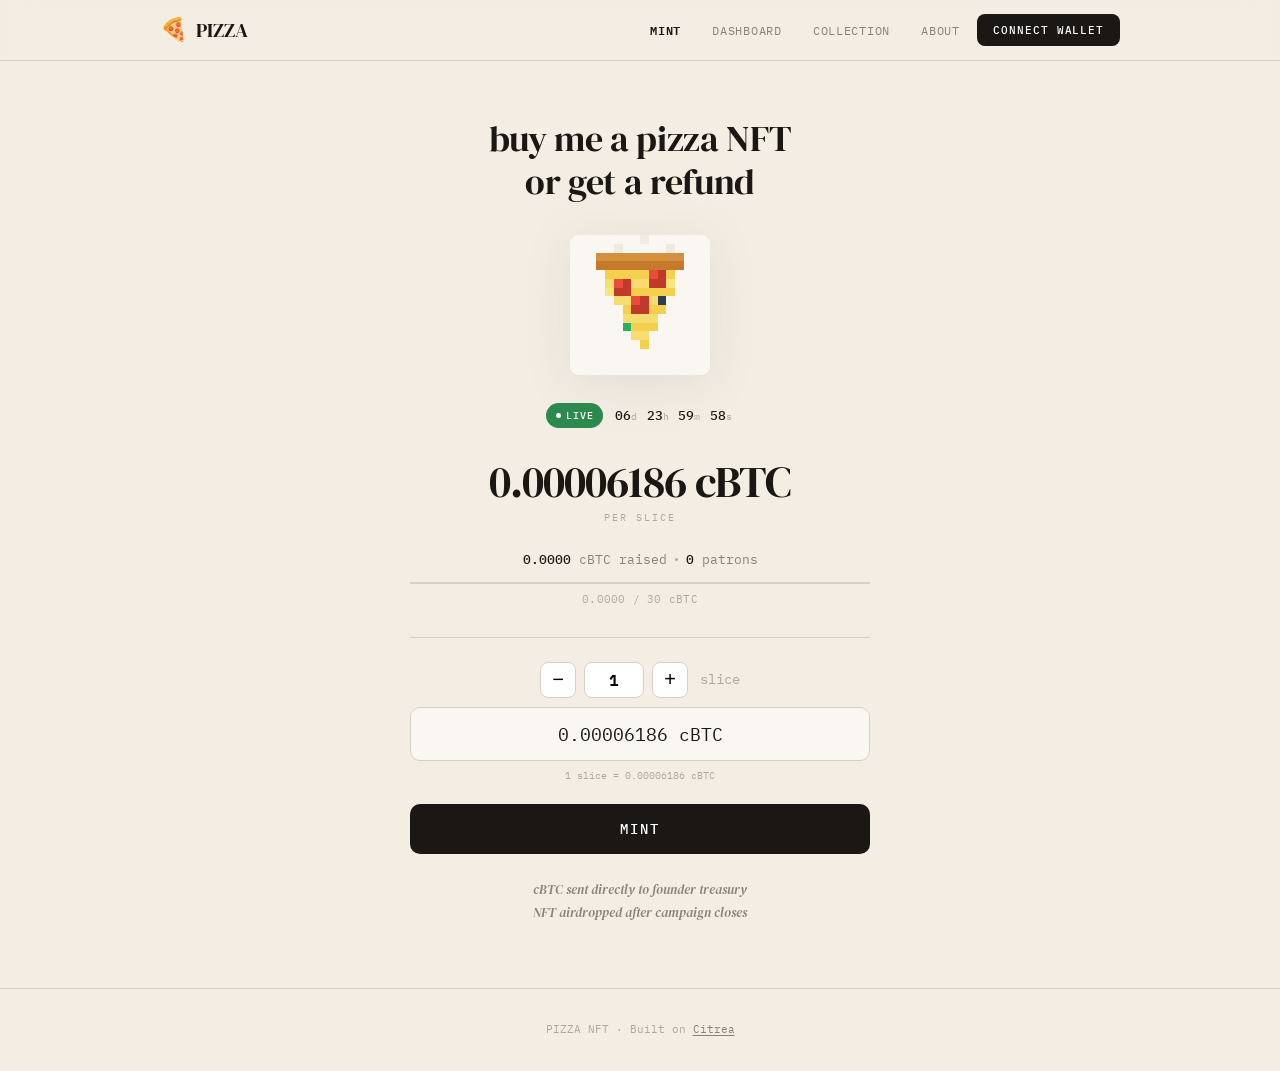
<file: index.html>
<!DOCTYPE html>
<html lang="en">
<head>
  <meta charset="UTF-8">
  <meta name="viewport" content="width=device-width, initial-scale=1.0">
  <title>PIZZA — NFT Crowdfund on Citrea</title>
  <link rel="stylesheet" href="css/style.css">
</head>
<body>
  <nav class="navbar">
    <div class="nav-inner">
      <a href="index.html" class="nav-logo"><span class="pizza-emoji">&#127829;</span> PIZZA</a>
      <button class="menu-toggle" id="menuToggle"><span></span><span></span><span></span></button>
      <ul class="nav-links">
        <li><a href="index.html" class="nav-link">Mint</a></li>
        <li><a href="dashboard.html" class="nav-link">Dashboard</a></li>
        <li><a href="collection.html" class="nav-link">Collection</a></li>
        <li><a href="about.html" class="nav-link">About</a></li>
        <li>
          <button class="btn-connect" id="connectWallet">Connect Wallet</button>
          <div class="wallet-info" id="walletInfo">
            <span class="wallet-addr" id="walletAddr"></span>
            <button class="btn-disconnect" id="disconnectBtn">X</button>
          </div>
        </li>
      </ul>
    </div>
  </nav>
  <div class="network-warning" id="networkWarning">
    <span>Wrong network — please switch to Citrea</span>
    <button id="switchNetwork">Switch</button>
  </div>
  <main class="page">
    <div class="page-center">
      <section class="hero">
        <h1 class="fade-in">buy me a pizza NFT<br>or get a refund</h1>
        <div class="pizza-art fade-in">
          <svg width="140" height="140" viewBox="0 0 16 16" shape-rendering="crispEdges" xmlns="http://www.w3.org/2000/svg">
            <rect width="16" height="16" fill="#faf7f3" rx="1"/>
            <rect x="3" y="2" width="10" height="1" fill="#d4903c"/>
            <rect x="3" y="3" width="10" height="1" fill="#c47a2a"/>
            <rect x="4" y="4" width="8" height="1" fill="#f5d04e"/>
            <rect x="4" y="5" width="8" height="1" fill="#f7dc6f"/>
            <rect x="5" y="6" width="7" height="1" fill="#f5d04e"/>
            <rect x="5" y="7" width="6" height="1" fill="#f7dc6f"/>
            <rect x="6" y="8" width="5" height="1" fill="#f5d04e"/>
            <rect x="6" y="9" width="4" height="1" fill="#f7dc6f"/>
            <rect x="7" y="10" width="3" height="1" fill="#f5d04e"/>
            <rect x="7" y="11" width="2" height="1" fill="#f7dc6f"/>
            <rect x="8" y="12" width="1" height="1" fill="#f5d04e"/>
            <rect x="5" y="5" width="2" height="2" fill="#c0392b"/>
            <rect x="9" y="4" width="2" height="2" fill="#c0392b"/>
            <rect x="7" y="7" width="2" height="2" fill="#c0392b"/>
            <rect x="5" y="5" width="1" height="1" fill="#e74c3c"/>
            <rect x="9" y="4" width="1" height="1" fill="#e74c3c"/>
            <rect x="7" y="7" width="1" height="1" fill="#e74c3c"/>
            <rect x="10" y="7" width="1" height="1" fill="#2c3e50"/>
            <rect x="6" y="10" width="1" height="1" fill="#27ae60"/>
            <rect x="4" y="6" width="1" height="1" fill="#f9e67a"/>
            <rect x="11" y="5" width="1" height="1" fill="#f9e67a"/>
            <rect x="5" y="1" width="1" height="1" fill="#d4c5b0" opacity="0.3"/>
            <rect x="8" y="0" width="1" height="1" fill="#d4c5b0" opacity="0.25"/>
            <rect x="11" y="1" width="1" height="1" fill="#d4c5b0" opacity="0.3"/>
          </svg>
        </div>
        <div class="timer-row fade-in">
          <div class="live-badge"><span class="live-dot"></span>LIVE</div>
          <div class="countdown" id="countdown">
            <span>06</span><small>d</small>
            <span>20</span><small>h</small>
            <span>20</span><small>m</small>
            <span>11</span><small>s</small>
          </div>
        </div>
        <div class="price-display fade-in">
          <div class="price-value" id="priceValue">— cBTC</div>
          <div class="price-label">per slice</div>
        </div>
        <div class="stats-row fade-in">
          <strong id="statRaised">—</strong> cBTC raised
          <span class="stats-dot"></span>
          <strong id="statPatrons">—</strong> patrons
        </div>
        <div class="progress-wrap fade-in">
          <div class="progress-bar"><div class="progress-fill" id="progressFill" style="width:0%"></div></div>
          <div class="progress-text" id="progressText">— / — cBTC</div>
        </div>
        <div class="divider fade-in"></div>
        <div class="fade-in">
          <div class="slice-row">
            <button class="slice-step" id="sliceMinus" type="button">−</button>
            <input type="number" min="1" max="20" step="1" class="slice-input" id="sliceCount" value="1">
            <button class="slice-step" id="slicePlus" type="button">+</button>
            <span class="slice-x">slice<span id="sliceLabelS"></span></span>
          </div>
          <input type="text" class="mint-input" id="ethInput" value="" readonly>
          <div class="conversion-note" id="conversionNote">1 slice = — cBTC</div>
        </div>
        <button class="btn-mint fade-in" id="mintBtn">Mint</button>
        <div class="mint-footer fade-in">
          <p>cBTC sent directly to founder treasury</p>
          <p>NFT airdropped after campaign closes</p>
        </div>
      </section>
    </div>
  </main>
  <div class="modal-overlay" id="modalOverlay"></div>
  <div class="wallet-modal" id="walletModal">
    <div class="modal-header">
      <h3>Connect Wallet</h3>
      <button class="modal-close" id="modalClose">&times;</button>
    </div>
    <div class="wallet-list" id="walletList"></div>
  </div>
  <div class="modal-overlay" id="mintRevealOverlay"></div>
  <div class="reveal-modal" id="mintRevealModal"></div>
  <footer class="site-footer">
    <p>PIZZA NFT &middot; Built on <a href="https://citrea.xyz" target="_blank">Citrea</a></p>
  </footer>
  <script type="module" src="js/app.js"></script>
</body>
</html>
</file>
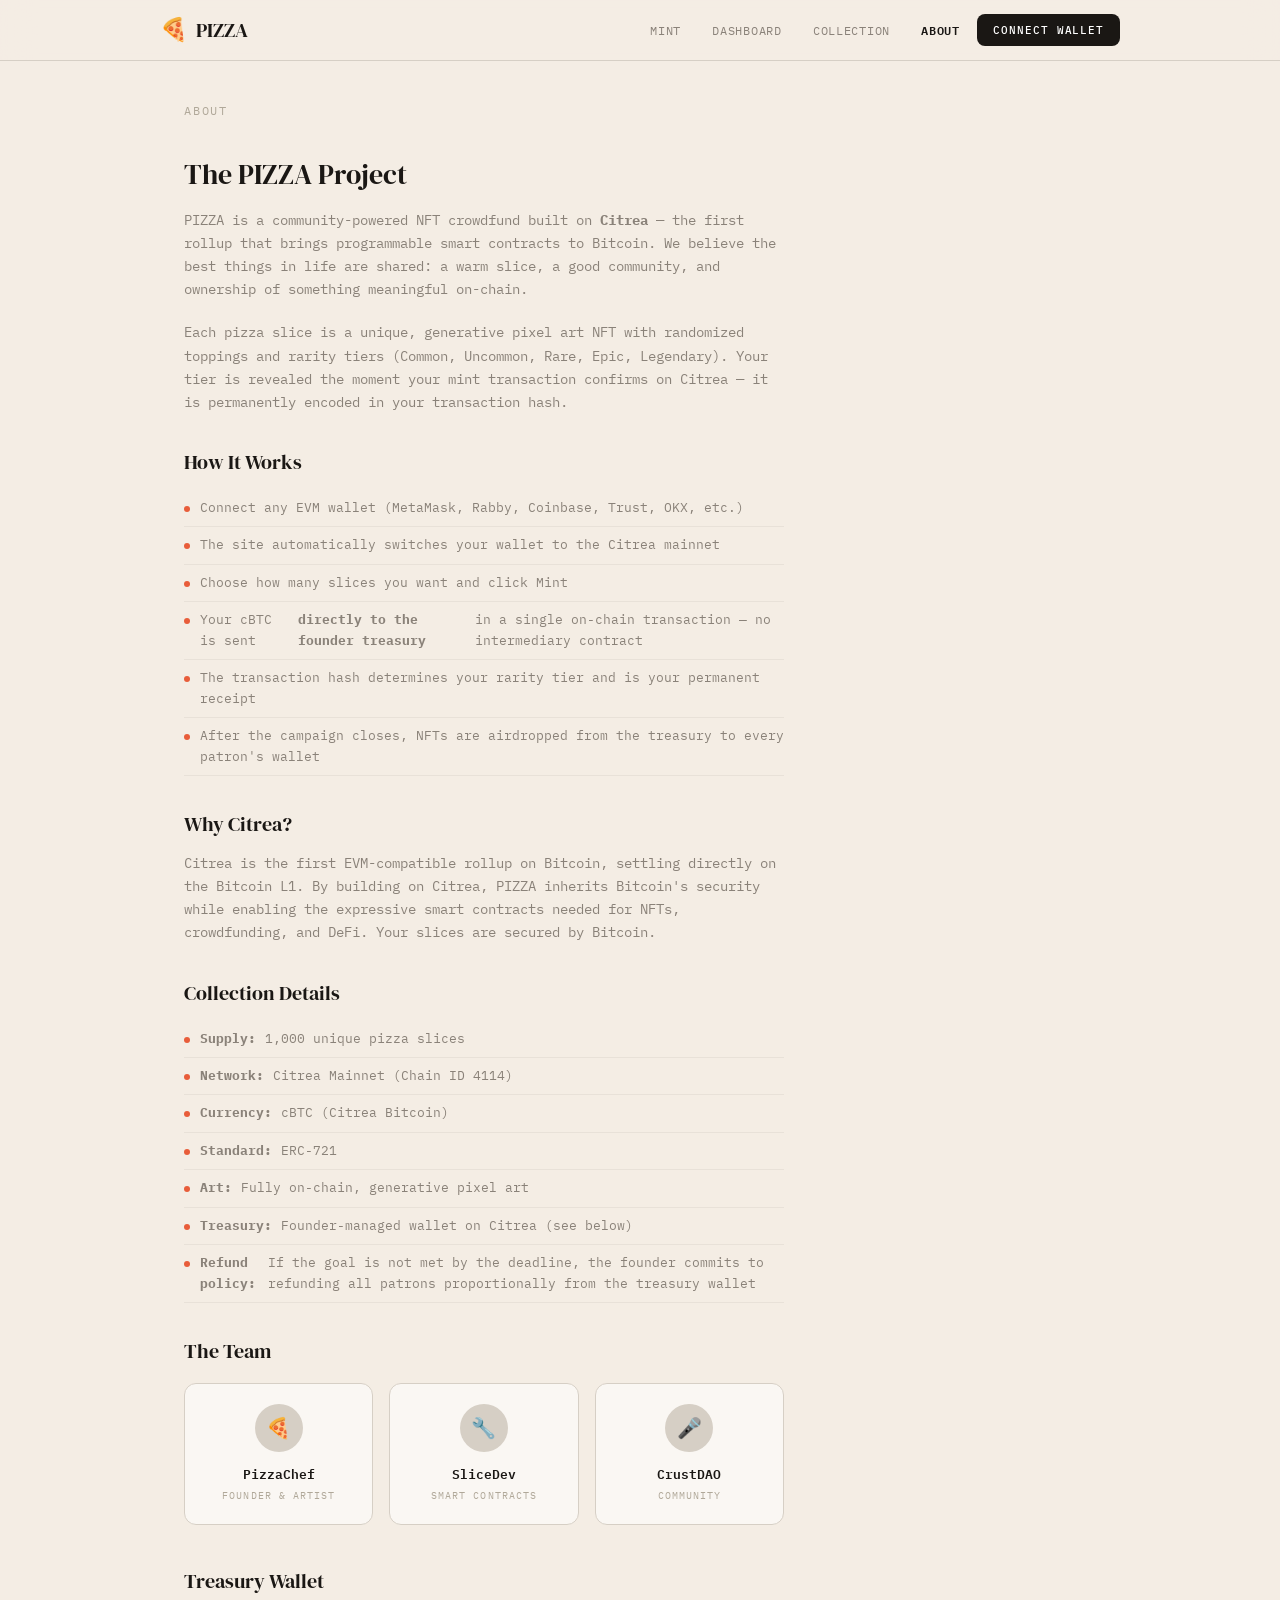
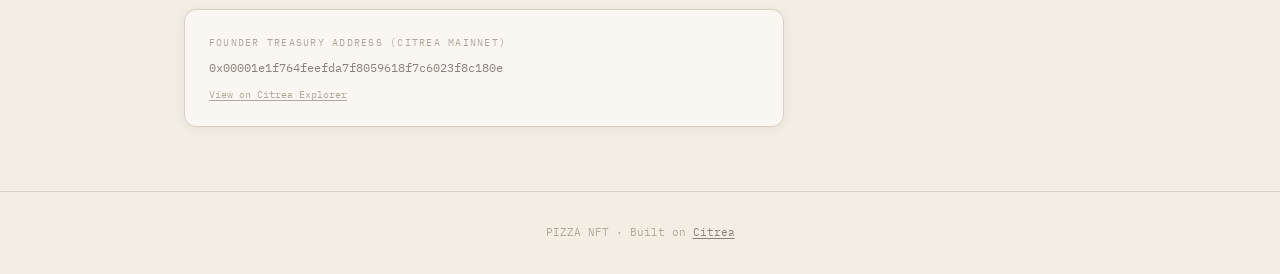
<file: about.html>
<!DOCTYPE html>
<html lang="en">
<head>
  <meta charset="UTF-8">
  <meta name="viewport" content="width=device-width, initial-scale=1.0">
  <title>About — PIZZA NFT</title>
  <link rel="stylesheet" href="css/style.css">
</head>
<body>
  <nav class="navbar">
    <div class="nav-inner">
      <a href="index.html" class="nav-logo"><span class="pizza-emoji">&#127829;</span> PIZZA</a>
      <button class="menu-toggle" id="menuToggle"><span></span><span></span><span></span></button>
      <ul class="nav-links">
        <li><a href="index.html" class="nav-link">Mint</a></li>
        <li><a href="dashboard.html" class="nav-link">Dashboard</a></li>
        <li><a href="collection.html" class="nav-link">Collection</a></li>
        <li><a href="about.html" class="nav-link">About</a></li>
        <li>
          <button class="btn-connect" id="connectWallet">Connect Wallet</button>
          <div class="wallet-info" id="walletInfo">
            <span class="wallet-addr" id="walletAddr"></span>
            <button class="btn-disconnect" id="disconnectBtn">X</button>
          </div>
        </li>
      </ul>
    </div>
  </nav>
  <div class="network-warning" id="networkWarning">
    <span>Wrong network — please switch to Citrea</span>
    <button id="switchNetwork">Switch</button>
  </div>
  <main class="page">
    <div class="about-content">
      <div class="section-subtitle fade-in">About</div>
      <h2 class="section-title fade-in" style="font-size:1.75rem">The PIZZA Project</h2>
      <p class="fade-in">
        PIZZA is a community-powered NFT crowdfund built on <strong>Citrea</strong> — the first rollup that brings
        programmable smart contracts to Bitcoin. We believe the best things in life are shared: a warm slice, a good community,
        and ownership of something meaningful on-chain.
      </p>
      <p class="fade-in">
        Each pizza slice is a unique, generative pixel art NFT with randomized toppings and rarity tiers
        (Common, Uncommon, Rare, Epic, Legendary). Your tier is revealed the moment your mint transaction
        confirms on Citrea — it is permanently encoded in your transaction hash.
      </p>
      <h2 class="fade-in">How It Works</h2>
      <ul class="feature-list fade-in">
        <li>Connect any EVM wallet (MetaMask, Rabby, Coinbase, Trust, OKX, etc.)</li>
        <li>The site automatically switches your wallet to the Citrea mainnet</li>
        <li>Choose how many slices you want and click Mint</li>
        <li>Your cBTC is sent <strong>directly to the founder treasury</strong> in a single on-chain transaction — no intermediary contract</li>
        <li>The transaction hash determines your rarity tier and is your permanent receipt</li>
        <li>After the campaign closes, NFTs are airdropped from the treasury to every patron's wallet</li>
      </ul>
      <h2 class="fade-in">Why Citrea?</h2>
      <p class="fade-in">
        Citrea is the first EVM-compatible rollup on Bitcoin, settling directly on the Bitcoin L1.
        By building on Citrea, PIZZA inherits Bitcoin's security while enabling the expressive smart contracts
        needed for NFTs, crowdfunding, and DeFi. Your slices are secured by Bitcoin.
      </p>
      <h2 class="fade-in">Collection Details</h2>
      <ul class="feature-list fade-in">
        <li><strong>Supply:</strong> 1,000 unique pizza slices</li>
        <li><strong>Network:</strong> Citrea Mainnet (Chain ID 4114)</li>
        <li><strong>Currency:</strong> cBTC (Citrea Bitcoin)</li>
        <li><strong>Standard:</strong> ERC-721</li>
        <li><strong>Art:</strong> Fully on-chain, generative pixel art</li>
        <li><strong>Treasury:</strong> Founder-managed wallet on Citrea (see below)</li>
        <li><strong>Refund policy:</strong> If the goal is not met by the deadline, the founder commits to refunding all patrons proportionally from the treasury wallet</li>
      </ul>
      <h2 class="fade-in">The Team</h2>
      <div class="team-grid fade-in">
        <div class="team-card">
          <div class="team-avatar">&#127829;</div>
          <div class="name">PizzaChef</div>
          <div class="role">Founder & Artist</div>
        </div>
        <div class="team-card">
          <div class="team-avatar">&#128295;</div>
          <div class="name">SliceDev</div>
          <div class="role">Smart Contracts</div>
        </div>
        <div class="team-card">
          <div class="team-avatar">&#127908;</div>
          <div class="name">CrustDAO</div>
          <div class="role">Community</div>
        </div>
      </div>
      <h2 class="fade-in" style="margin-top:2.5rem">Treasury Wallet</h2>
      <div class="card fade-in" style="margin-top:0.75rem">
        <div class="label" style="font-size:0.65rem;text-transform:uppercase;letter-spacing:0.12em;color:var(--text-soft);margin-bottom:0.5rem">Founder Treasury Address (Citrea Mainnet)</div>
        <div style="font-size:0.75rem;word-break:break-all;color:var(--text-muted)">
          0x00001e1f764feefda7f8059618f7c6023f8c180e
        </div>
        <div style="font-size:0.65rem;color:var(--text-soft);margin-top:0.5rem">
          <a href="https://explorer.mainnet.citrea.xyz/address/0x00001e1f764feefda7f8059618f7c6023f8c180e" target="_blank" style="text-decoration:underline;text-underline-offset:2px">View on Citrea Explorer</a>
        </div>
      </div>
    </div>
  </main>
  <div class="modal-overlay" id="modalOverlay"></div>
  <div class="wallet-modal" id="walletModal">
    <div class="modal-header">
      <h3>Connect Wallet</h3>
      <button class="modal-close" id="modalClose">&times;</button>
    </div>
    <div class="wallet-list" id="walletList"></div>
  </div>
  <footer class="site-footer">
    <p>PIZZA NFT &middot; Built on <a href="https://citrea.xyz" target="_blank">Citrea</a></p>
  </footer>
  <script type="module" src="js/app.js"></script>
</body>
</html>
</file>
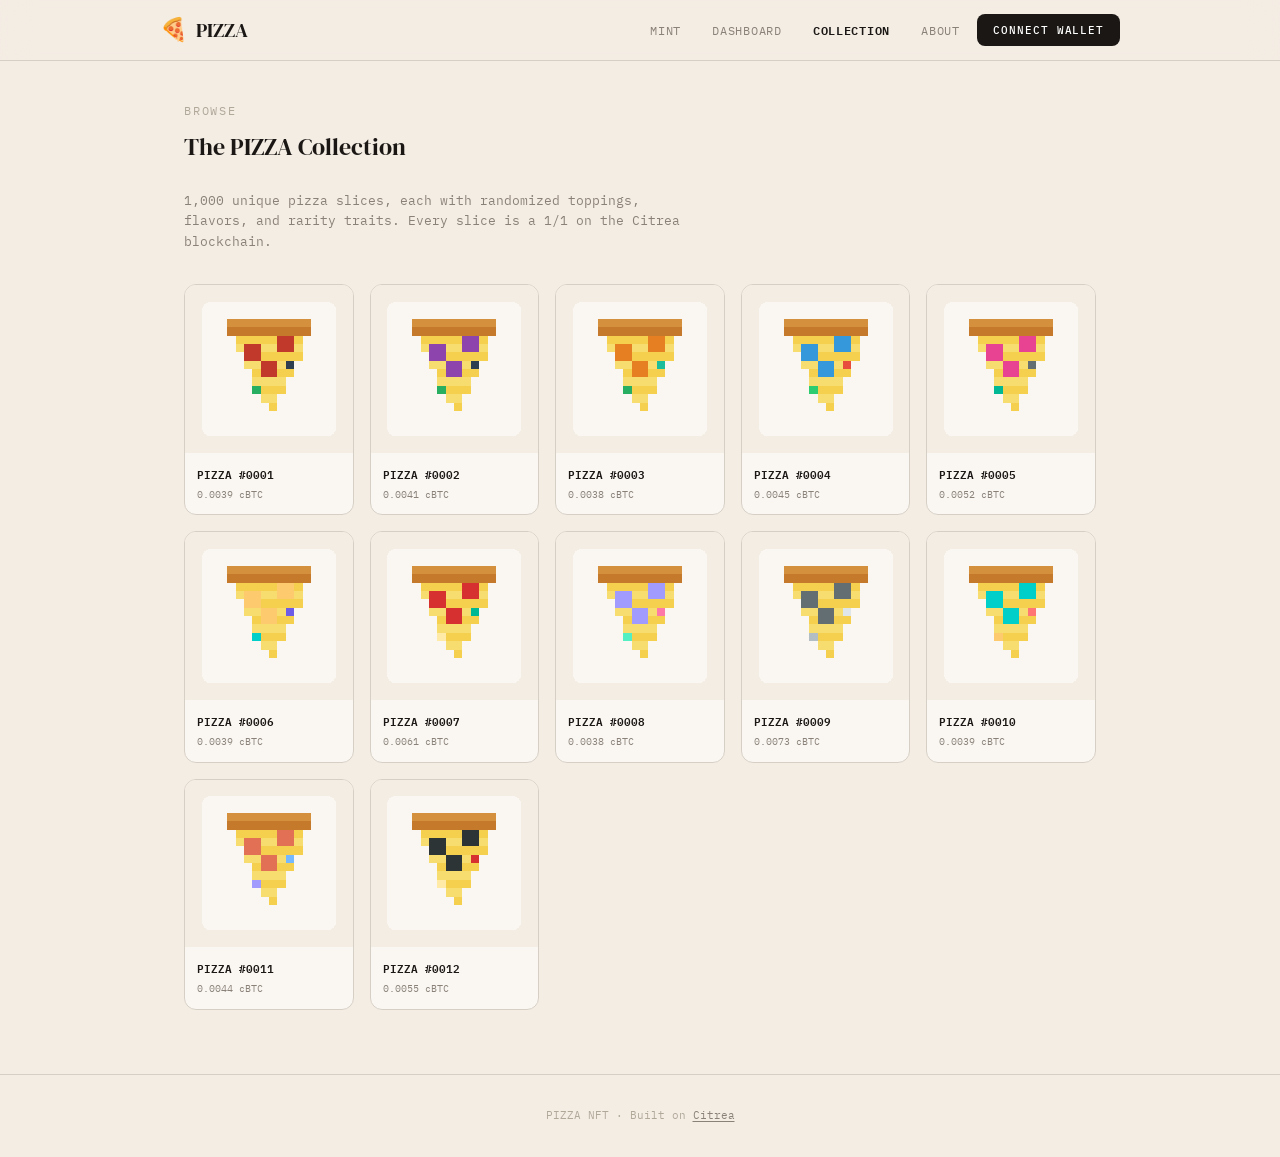
<file: collection.html>
<!DOCTYPE html>
<html lang="en">
<head>
  <meta charset="UTF-8">
  <meta name="viewport" content="width=device-width, initial-scale=1.0">
  <title>Collection — PIZZA NFT</title>
  <link rel="stylesheet" href="css/style.css">
</head>
<body>
  <nav class="navbar">
    <div class="nav-inner">
      <a href="index.html" class="nav-logo"><span class="pizza-emoji">&#127829;</span> PIZZA</a>
      <button class="menu-toggle" id="menuToggle"><span></span><span></span><span></span></button>
      <ul class="nav-links">
        <li><a href="index.html" class="nav-link">Mint</a></li>
        <li><a href="dashboard.html" class="nav-link">Dashboard</a></li>
        <li><a href="collection.html" class="nav-link">Collection</a></li>
        <li><a href="about.html" class="nav-link">About</a></li>
        <li>
          <button class="btn-connect" id="connectWallet">Connect Wallet</button>
          <div class="wallet-info" id="walletInfo">
            <span class="wallet-addr" id="walletAddr"></span>
            <button class="btn-disconnect" id="disconnectBtn">X</button>
          </div>
        </li>
      </ul>
    </div>
  </nav>
  <div class="network-warning" id="networkWarning">
    <span>Wrong network — please switch to Citrea</span>
    <button id="switchNetwork">Switch</button>
  </div>
  <main class="page">
    <div class="section-subtitle fade-in">Browse</div>
    <h2 class="section-title fade-in">The PIZZA Collection</h2>
    <p style="font-size:0.8rem;color:var(--text-muted);margin-bottom:2rem;max-width:500px" class="fade-in">
      1,000 unique pizza slices, each with randomized toppings, flavors, and rarity traits. Every slice is a 1/1 on the Citrea blockchain.
    </p>
    <div class="collection-grid" id="collectionGrid"></div>
  </main>
  <div class="modal-overlay" id="modalOverlay"></div>
  <div class="wallet-modal" id="walletModal">
    <div class="modal-header">
      <h3>Connect Wallet</h3>
      <button class="modal-close" id="modalClose">&times;</button>
    </div>
    <div class="wallet-list" id="walletList"></div>
  </div>
  <footer class="site-footer">
    <p>PIZZA NFT &middot; Built on <a href="https://citrea.xyz" target="_blank">Citrea</a></p>
  </footer>
  <script type="module">
    import './js/app.js';
    const grid = document.getElementById('collectionGrid');
    const toppings = [
      { pepperoni: '#c0392b', olive: '#2c3e50', basil: '#27ae60', name: 'Classic Pepperoni' },
      { pepperoni: '#8e44ad', olive: '#2c3e50', basil: '#27ae60', name: 'Purple Haze' },
      { pepperoni: '#e67e22', olive: '#1abc9c', basil: '#27ae60', name: 'Tropical Heat' },
      { pepperoni: '#3498db', olive: '#e74c3c', basil: '#2ecc71', name: 'Ocean Breeze' },
      { pepperoni: '#e84393', olive: '#636e72', basil: '#00b894', name: 'Pink Flamingo' },
      { pepperoni: '#fdcb6e', olive: '#6c5ce7', basil: '#00cec9', name: 'Golden Dream' },
      { pepperoni: '#d63031', olive: '#00b894', basil: '#ffeaa7', name: 'Fire & Ice' },
      { pepperoni: '#a29bfe', olive: '#fd79a8', basil: '#55efc4', name: 'Pastel Pop' },
      { pepperoni: '#636e72', olive: '#dfe6e9', basil: '#b2bec3', name: 'Monochrome' },
      { pepperoni: '#00cec9', olive: '#ff7675', basil: '#fdcb6e', name: 'Neon Slice' },
      { pepperoni: '#e17055', olive: '#74b9ff', basil: '#a29bfe', name: 'Sunset Wave' },
      { pepperoni: '#2d3436', olive: '#d63031', basil: '#ffeaa7', name: 'Midnight Fire' },
    ];
    const prices = ['0.0039','0.0041','0.0038','0.0045','0.0052','0.0039','0.0061','0.0038','0.0073','0.0039','0.0044','0.0055'];
    for (let i = 0; i < 12; i++) {
      const t = toppings[i % toppings.length];
      const card = document.createElement('div');
      card.className = 'nft-card fade-in';
      card.style.animationDelay = `${0.05 + i * 0.04}s`;
      card.innerHTML = `
        <div class="nft-img">
          <svg viewBox="0 0 16 16" shape-rendering="crispEdges" xmlns="http://www.w3.org/2000/svg">
            <rect width="16" height="16" fill="#faf7f3" rx="1"/>
            <rect x="3" y="2" width="10" height="1" fill="#d4903c"/>
            <rect x="3" y="3" width="10" height="1" fill="#c47a2a"/>
            <rect x="4" y="4" width="8" height="1" fill="#f5d04e"/>
            <rect x="4" y="5" width="8" height="1" fill="#f7dc6f"/>
            <rect x="5" y="6" width="7" height="1" fill="#f5d04e"/>
            <rect x="5" y="7" width="6" height="1" fill="#f7dc6f"/>
            <rect x="6" y="8" width="5" height="1" fill="#f5d04e"/>
            <rect x="6" y="9" width="4" height="1" fill="#f7dc6f"/>
            <rect x="7" y="10" width="3" height="1" fill="#f5d04e"/>
            <rect x="7" y="11" width="2" height="1" fill="#f7dc6f"/>
            <rect x="8" y="12" width="1" height="1" fill="#f5d04e"/>
            <rect x="5" y="5" width="2" height="2" fill="${t.pepperoni}"/>
            <rect x="9" y="4" width="2" height="2" fill="${t.pepperoni}"/>
            <rect x="7" y="7" width="2" height="2" fill="${t.pepperoni}"/>
            <rect x="10" y="7" width="1" height="1" fill="${t.olive}"/>
            <rect x="6" y="10" width="1" height="1" fill="${t.basil}"/>
          </svg>
        </div>
        <div class="nft-info">
          <div class="nft-name">PIZZA #${String(i+1).padStart(4,'0')}</div>
          <div class="nft-price">${prices[i]} cBTC</div>
        </div>`;
      grid.appendChild(card);
    }
  </script>
</body>
</html>
</file>
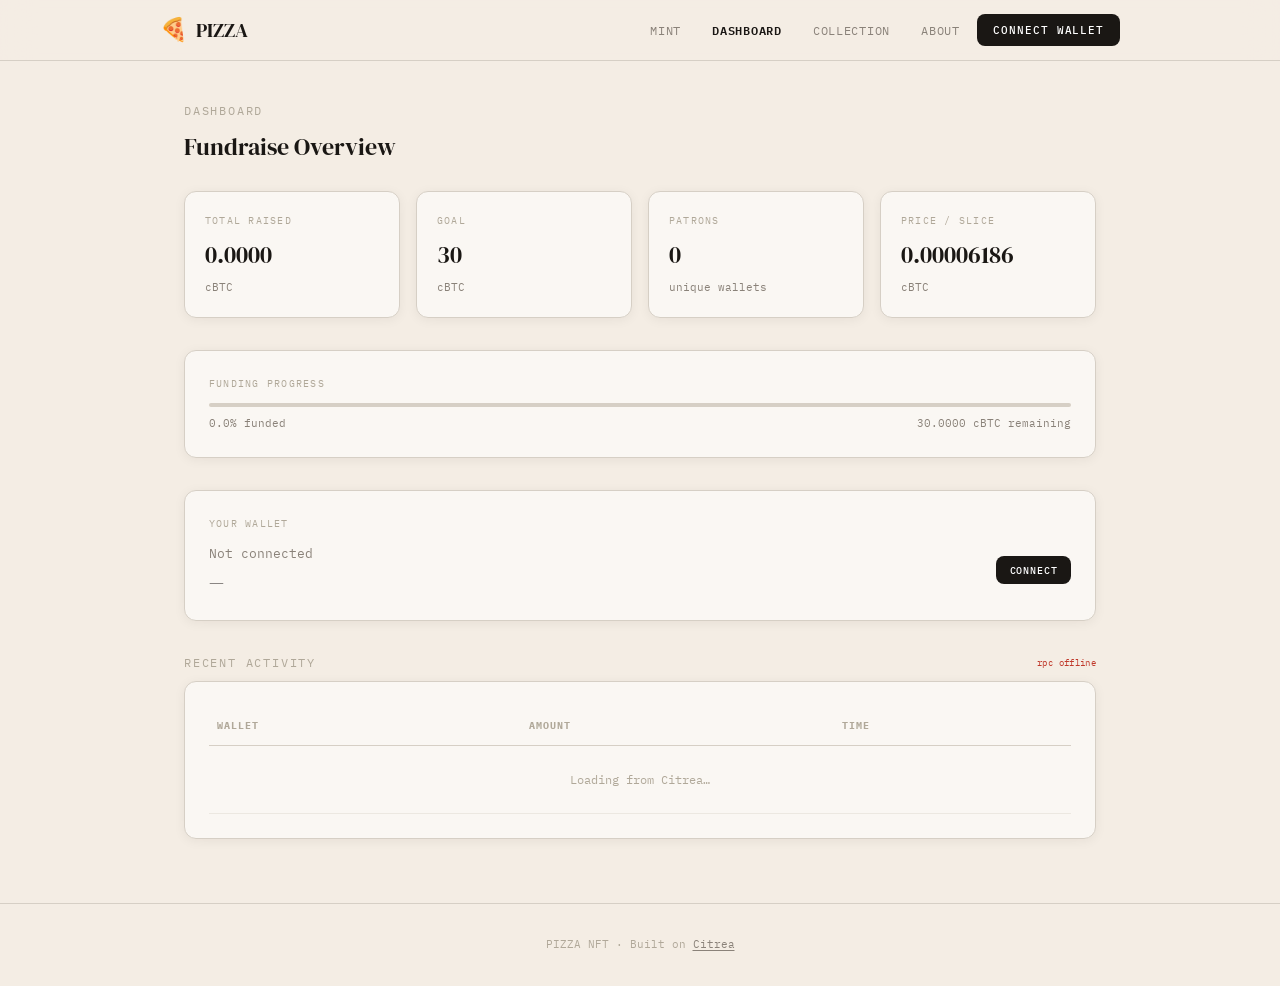
<file: dashboard.html>
<!DOCTYPE html>
<html lang="en">
<head>
  <meta charset="UTF-8">
  <meta name="viewport" content="width=device-width, initial-scale=1.0">
  <title>Dashboard — PIZZA NFT</title>
  <link rel="stylesheet" href="css/style.css">
</head>
<body>
  <nav class="navbar">
    <div class="nav-inner">
      <a href="index.html" class="nav-logo"><span class="pizza-emoji">&#127829;</span> PIZZA</a>
      <button class="menu-toggle" id="menuToggle"><span></span><span></span><span></span></button>
      <ul class="nav-links">
        <li><a href="index.html" class="nav-link">Mint</a></li>
        <li><a href="dashboard.html" class="nav-link">Dashboard</a></li>
        <li><a href="collection.html" class="nav-link">Collection</a></li>
        <li><a href="about.html" class="nav-link">About</a></li>
        <li>
          <button class="btn-connect" id="connectWallet">Connect Wallet</button>
          <div class="wallet-info" id="walletInfo">
            <span class="wallet-addr" id="walletAddr"></span>
            <button class="btn-disconnect" id="disconnectBtn">X</button>
          </div>
        </li>
      </ul>
    </div>
  </nav>
  <div class="network-warning" id="networkWarning">
    <span>Wrong network — please switch to Citrea</span>
    <button id="switchNetwork">Switch</button>
  </div>
  <main class="page">
    <div class="section-subtitle fade-in">Dashboard</div>
    <h2 class="section-title fade-in">Fundraise Overview</h2>
    <div class="dash-grid">
      <div class="dash-card fade-in">
        <div class="label">Total Raised</div>
        <div class="value" id="dashRaised">—</div>
        <div class="sub">cBTC</div>
      </div>
      <div class="dash-card fade-in">
        <div class="label">Goal</div>
        <div class="value" id="dashGoal">—</div>
        <div class="sub">cBTC</div>
      </div>
      <div class="dash-card fade-in">
        <div class="label">Patrons</div>
        <div class="value" id="dashPatrons">—</div>
        <div class="sub">unique wallets</div>
      </div>
      <div class="dash-card fade-in">
        <div class="label">Price / Slice</div>
        <div class="value" id="dashPrice">—</div>
        <div class="sub">cBTC</div>
      </div>
    </div>
    <div class="card fade-in" style="margin-bottom:2rem">
      <div class="label" style="font-size:0.65rem;text-transform:uppercase;letter-spacing:0.12em;color:var(--text-soft);margin-bottom:0.75rem">Funding Progress</div>
      <div class="progress-bar" style="height:4px;margin-bottom:0.5rem"><div class="progress-fill" id="dashProgressFill" style="width:0%"></div></div>
      <div style="display:flex;justify-content:space-between;font-size:0.7rem;color:var(--text-muted)">
        <span id="dashProgressPct">—% funded</span>
        <span id="dashProgressRemaining">— cBTC remaining</span>
      </div>
    </div>
    <div class="card fade-in" style="margin-bottom:2rem">
      <div class="label" style="font-size:0.65rem;text-transform:uppercase;letter-spacing:0.12em;color:var(--text-soft);margin-bottom:0.75rem">Your Wallet</div>
      <div style="display:flex;justify-content:space-between;align-items:center">
        <div>
          <div style="font-size:0.8rem;color:var(--text-muted)" id="dashWalletStatus">Not connected</div>
          <div style="font-size:1.1rem;font-family:'DM Serif Display',serif;margin-top:0.25rem" id="userBalance">—</div>
        </div>
        <button class="btn-connect" id="dashConnect" style="font-size:0.65rem;padding:0.45rem 0.85rem">Connect</button>
      </div>
    </div>
    <div class="section-subtitle fade-in" style="display:flex;align-items:center;gap:0.5rem;justify-content:space-between">
      <span>Recent Activity</span>
      <span id="realtimeStatus" style="font-size:0.55rem;color:var(--text-soft);text-transform:none;letter-spacing:0.04em">connecting…</span>
    </div>
    <div class="card fade-in">
      <table class="activity-table">
        <thead>
          <tr><th>Wallet</th><th>Amount</th><th>Time</th></tr>
        </thead>
        <tbody id="activityBody">
          <tr><td colspan="3" style="padding:1.5rem 0.5rem;text-align:center;color:var(--text-soft)">Loading from Citrea…</td></tr>
        </tbody>
      </table>
    </div>
  </main>
  <div class="modal-overlay" id="modalOverlay"></div>
  <div class="wallet-modal" id="walletModal">
    <div class="modal-header">
      <h3>Connect Wallet</h3>
      <button class="modal-close" id="modalClose">&times;</button>
    </div>
    <div class="wallet-list" id="walletList"></div>
  </div>
  <footer class="site-footer">
    <p>PIZZA NFT &middot; Built on <a href="https://citrea.xyz" target="_blank">Citrea</a></p>
  </footer>
  <script type="module">
    import './js/app.js';
    import wallet from './js/wallet.js';
    const dashConnect = document.getElementById('dashConnect');
    const dashStatus = document.getElementById('dashWalletStatus');
    if (dashConnect) {
      dashConnect.addEventListener('click', () => {
        document.getElementById('connectWallet')?.click();
      });
    }
    wallet.onChange((state) => {
      if (state.connected) {
        if (dashStatus) dashStatus.textContent = wallet.shortAddress();
        if (dashConnect) dashConnect.style.display = 'none';
      } else {
        if (dashStatus) dashStatus.textContent = 'Not connected';
        if (dashConnect) dashConnect.style.display = '';
      }
    });
  </script>
</body>
</html>
</file>
<file: css/style.css>
@import url('https://fonts.googleapis.com/css2?family=DM+Serif+Display:ital@0;1&family=IBM+Plex+Mono:wght@400;500;600&display=swap');

*, *::before, *::after { margin: 0; padding: 0; box-sizing: border-box; }

:root {
  --bg: #f4ede4;
  --bg-card: #faf7f3;
  --text: #1a1714;
  --text-muted: #8a8279;
  --text-soft: #b0a899;
  --accent: #e85d3a;
  --green: #2d8a4e;
  --red: #c0392b;
  --border: #d6cfc5;
  --btn: #1a1714;
  --btn-hover: #2e2a25;
  --radius: 12px;
  --shadow: 0 2px 12px rgba(26,23,20,0.06);
}

html { font-size: 16px; scroll-behavior: smooth; }

body {
  background: var(--bg);
  color: var(--text);
  font-family: 'IBM Plex Mono', monospace;
  min-height: 100vh;
  -webkit-font-smoothing: antialiased;
  line-height: 1.6;
}

a { color: inherit; text-decoration: none; }

.navbar {
  position: sticky;
  top: 0;
  z-index: 100;
  background: rgba(244, 237, 228, 0.85);
  backdrop-filter: blur(16px);
  -webkit-backdrop-filter: blur(16px);
  border-bottom: 1px solid var(--border);
  padding: 0 1.5rem;
}

.nav-inner {
  max-width: 960px;
  margin: 0 auto;
  display: flex;
  align-items: center;
  justify-content: space-between;
  height: 60px;
}

.nav-logo {
  font-family: 'DM Serif Display', serif;
  font-size: 1.25rem;
  display: flex;
  align-items: center;
  gap: 0.5rem;
}

.nav-logo .pizza-emoji { font-size: 1.4rem; display: inline-block; }

.nav-links {
  display: flex;
  align-items: center;
  gap: 0.25rem;
  list-style: none;
}

.nav-link {
  font-size: 0.75rem;
  letter-spacing: 0.06em;
  text-transform: uppercase;
  padding: 0.5rem 0.85rem;
  border-radius: 8px;
  transition: background 0.2s, color 0.2s;
  color: var(--text-muted);
}

.nav-link:hover { background: rgba(26,23,20,0.04); color: var(--text); }
.nav-link.active { color: var(--text); font-weight: 600; }

.btn-connect {
  font-family: 'IBM Plex Mono', monospace;
  font-size: 0.7rem;
  font-weight: 500;
  letter-spacing: 0.08em;
  text-transform: uppercase;
  padding: 0.55rem 1rem;
  background: var(--btn);
  color: #fff;
  border: none;
  border-radius: 8px;
  cursor: pointer;
  transition: background 0.2s, transform 0.12s;
}
.btn-connect:hover { background: var(--btn-hover); transform: translateY(-1px); }

.wallet-info {
  display: none;
  align-items: center;
  gap: 0.5rem;
  font-size: 0.75rem;
}

.wallet-addr {
  background: rgba(26,23,20,0.05);
  padding: 0.4rem 0.75rem;
  border-radius: 8px;
  font-weight: 500;
}

.btn-disconnect {
  font-family: 'IBM Plex Mono', monospace;
  font-size: 0.6rem;
  padding: 0.35rem 0.6rem;
  background: transparent;
  border: 1px solid var(--border);
  border-radius: 6px;
  cursor: pointer;
  color: var(--text-muted);
  transition: all 0.2s;
}
.btn-disconnect:hover { border-color: var(--red); color: var(--red); }

.menu-toggle {
  display: none;
  flex-direction: column;
  gap: 4px;
  background: none;
  border: none;
  cursor: pointer;
  padding: 4px;
}
.menu-toggle span {
  display: block;
  width: 20px;
  height: 2px;
  background: var(--text);
  border-radius: 2px;
  transition: transform 0.3s, opacity 0.3s;
}
.menu-toggle.open span:nth-child(1) { transform: translateY(6px) rotate(45deg); }
.menu-toggle.open span:nth-child(2) { opacity: 0; }
.menu-toggle.open span:nth-child(3) { transform: translateY(-6px) rotate(-45deg); }

@media (max-width: 700px) {
  .menu-toggle { display: flex; }
  .nav-inner { position: relative; }
  .nav-links {
    display: none;
    position: absolute;
    top: 60px;
    left: 0;
    right: 0;
    background: var(--bg);
    flex-direction: column;
    padding: 1rem;
    border-bottom: 1px solid var(--border);
    gap: 0.25rem;
    z-index: 99;
  }
  .nav-links.open { display: flex; }
  .nav-link { width: 100%; padding: 0.75rem; }
}

.network-warning {
  display: none;
  align-items: center;
  justify-content: center;
  gap: 0.75rem;
  background: #fef3e5;
  border-bottom: 1px solid #f0d6a8;
  padding: 0.6rem 1rem;
  font-size: 0.75rem;
  color: #8a6a2e;
}

.network-warning button {
  font-family: 'IBM Plex Mono', monospace;
  font-size: 0.65rem;
  font-weight: 600;
  padding: 0.3rem 0.75rem;
  background: #8a6a2e;
  color: #fff;
  border: none;
  border-radius: 6px;
  cursor: pointer;
}

.page {
  max-width: 960px;
  margin: 0 auto;
  padding: 2.5rem 1.5rem 4rem;
}

.page-center {
  max-width: 460px;
  margin: 0 auto;
}

.section-title {
  font-family: 'DM Serif Display', serif;
  font-weight: 400;
  font-size: 1.5rem;
  margin-bottom: 1.5rem;
}

.section-subtitle {
  font-size: 0.75rem;
  text-transform: uppercase;
  letter-spacing: 0.15em;
  color: var(--text-soft);
  margin-bottom: 0.5rem;
}

.card {
  background: var(--bg-card);
  border: 1px solid var(--border);
  border-radius: var(--radius);
  padding: 1.5rem;
  box-shadow: var(--shadow);
}

.hero {
  text-align: center;
  padding-top: 1rem;
}

.hero h1 {
  font-family: 'DM Serif Display', serif;
  font-weight: 400;
  font-size: clamp(1.75rem, 6vw, 2.25rem);
  line-height: 1.2;
  letter-spacing: -0.01em;
  margin-bottom: 2rem;
}

.pizza-art {
  margin: 0 auto 1.75rem;
  animation: float 4s ease-in-out infinite;
}

.pizza-art svg {
  display: block;
  margin: 0 auto;
  filter: drop-shadow(0 8px 24px rgba(26,23,20,0.08));
}

@keyframes float {
  0%, 100% { transform: translateY(0); }
  50% { transform: translateY(-6px); }
}

.timer-row {
  display: flex;
  align-items: center;
  justify-content: center;
  gap: 0.75rem;
  margin-bottom: 2rem;
}

.live-badge {
  background: var(--green);
  color: #fff;
  font-size: 0.6rem;
  font-weight: 500;
  letter-spacing: 0.1em;
  text-transform: uppercase;
  padding: 0.3rem 0.6rem;
  border-radius: 100px;
  display: flex;
  align-items: center;
  gap: 0.3rem;
}

.live-dot {
  width: 5px;
  height: 5px;
  border-radius: 50%;
  background: #fff;
  animation: pulse 1.5s ease-in-out infinite;
}

@keyframes pulse {
  0%, 100% { opacity: 1; }
  50% { opacity: 0.3; }
}

.countdown { font-size: 0.8rem; color: var(--text-muted); }
.countdown span { color: var(--text); font-weight: 500; }
.countdown small { font-size: 0.6rem; color: var(--text-soft); margin-right: 0.1rem; }

.price-display { margin-bottom: 1.5rem; }

.price-value {
  font-family: 'DM Serif Display', serif;
  font-size: clamp(2rem, 8vw, 2.75rem);
  letter-spacing: -0.02em;
  line-height: 1;
}

.price-label {
  font-size: 0.65rem;
  letter-spacing: 0.2em;
  text-transform: uppercase;
  color: var(--text-soft);
  margin-top: 0.3rem;
}

.stats-row {
  display: flex;
  align-items: center;
  justify-content: center;
  gap: 0.5rem;
  font-size: 0.8rem;
  color: var(--text-muted);
  margin-bottom: 0.75rem;
}

.stats-row strong { color: var(--text); font-weight: 500; }
.stats-dot { width: 3px; height: 3px; border-radius: 50%; background: var(--text-soft); }

.progress-wrap { margin-bottom: 1.75rem; }

.progress-bar {
  width: 100%;
  height: 2px;
  background: var(--border);
  border-radius: 2px;
  overflow: hidden;
  margin-bottom: 0.4rem;
}

.progress-fill {
  height: 100%;
  background: var(--text);
  border-radius: 2px;
  transition: width 1.5s cubic-bezier(0.16, 1, 0.3, 1);
}

.progress-text {
  font-size: 0.7rem;
  color: var(--text-soft);
  letter-spacing: 0.02em;
}

.divider {
  width: 100%;
  height: 1px;
  background: var(--border);
  margin: 1.5rem 0;
}

.mint-input {
  width: 100%;
  padding: 0.9rem 1rem;
  font-family: 'IBM Plex Mono', monospace;
  font-size: 1.1rem;
  color: var(--text);
  background: var(--bg-card);
  border: 1.5px solid var(--border);
  border-radius: 10px;
  text-align: center;
  outline: none;
  transition: border-color 0.25s, box-shadow 0.25s;
}

.mint-input:focus {
  border-color: var(--text);
  box-shadow: 0 0 0 3px rgba(26,23,20,0.06);
}

.conversion-note {
  font-size: 0.65rem;
  color: var(--text-soft);
  margin-top: 0.4rem;
  margin-bottom: 1.25rem;
}

.btn-mint {
  width: 100%;
  padding: 1rem;
  background: var(--btn);
  color: #fff;
  font-family: 'IBM Plex Mono', monospace;
  font-size: 0.875rem;
  font-weight: 500;
  letter-spacing: 0.15em;
  text-transform: uppercase;
  border: none;
  border-radius: 10px;
  cursor: pointer;
  transition: background 0.2s, transform 0.12s, box-shadow 0.2s;
}

.btn-mint:hover {
  background: var(--btn-hover);
  transform: translateY(-1px);
  box-shadow: 0 6px 20px rgba(26,23,20,0.15);
}

.btn-mint:active { transform: translateY(0); box-shadow: none; }
.btn-mint:disabled { opacity: 0.5; cursor: not-allowed; transform: none; }

.mint-footer {
  margin-top: 1.5rem;
  text-align: center;
  line-height: 1.8;
}

.mint-footer p {
  font-size: 0.8rem;
  color: var(--text-muted);
  font-style: italic;
  font-family: 'DM Serif Display', serif;
}

.modal-overlay {
  display: none;
  position: fixed;
  inset: 0;
  background: rgba(26,23,20,0.4);
  backdrop-filter: blur(4px);
  z-index: 200;
}
.modal-overlay.show { display: block; }

.wallet-modal {
  display: none;
  position: fixed;
  top: 50%;
  left: 50%;
  transform: translate(-50%, -50%) scale(0.95);
  background: var(--bg-card);
  border: 1px solid var(--border);
  border-radius: 16px;
  padding: 2rem;
  width: 90%;
  max-width: 360px;
  z-index: 201;
  box-shadow: 0 24px 60px rgba(26,23,20,0.15);
  opacity: 0;
  transition: opacity 0.25s, transform 0.25s;
}

.wallet-modal.show {
  display: block;
  opacity: 1;
  transform: translate(-50%, -50%) scale(1);
}

.modal-header {
  display: flex;
  justify-content: space-between;
  align-items: center;
  margin-bottom: 1.25rem;
}

.modal-header h3 {
  font-family: 'DM Serif Display', serif;
  font-weight: 400;
  font-size: 1.1rem;
}

.modal-close {
  background: none;
  border: none;
  font-size: 1.25rem;
  cursor: pointer;
  color: var(--text-muted);
  padding: 0.25rem;
  line-height: 1;
}

.wallet-list {
  display: flex;
  flex-direction: column;
  gap: 0.5rem;
}

.wallet-option {
  display: flex;
  align-items: center;
  gap: 0.75rem;
  width: 100%;
  padding: 0.85rem 1rem;
  background: var(--bg);
  border: 1px solid var(--border);
  border-radius: 10px;
  font-family: 'IBM Plex Mono', monospace;
  font-size: 0.8rem;
  cursor: pointer;
  transition: border-color 0.2s, background 0.2s;
}

.wallet-option:hover { border-color: var(--text); background: #f0e9df; }

.wallet-icon {
  width: 32px;
  height: 32px;
  border-radius: 8px;
  background: #fff;
  display: flex;
  align-items: center;
  justify-content: center;
  flex-shrink: 0;
  overflow: hidden;
  border: 1px solid var(--border);
}

.wallet-icon svg { width: 100%; height: 100%; display: block; }
.wallet-icon img { width: 100%; height: 100%; object-fit: contain; display: block; }

.wallet-option .wallet-name {
  flex: 1;
  text-align: left;
  font-weight: 500;
}

.wallet-option .wallet-tag {
  font-size: 0.55rem;
  letter-spacing: 0.1em;
  text-transform: uppercase;
  color: var(--text-soft);
  background: rgba(26,23,20,0.05);
  padding: 0.2rem 0.45rem;
  border-radius: 6px;
}

.wallet-option .wallet-tag.installed { color: var(--green); background: rgba(45,138,78,0.1); }

.no-wallet {
  text-align: center;
  color: var(--text-muted);
  font-size: 0.8rem;
  padding: 1rem 0;
  line-height: 1.6;
}

.dash-grid {
  display: grid;
  grid-template-columns: repeat(auto-fit, minmax(200px, 1fr));
  gap: 1rem;
  margin-bottom: 2rem;
}

.dash-card {
  background: var(--bg-card);
  border: 1px solid var(--border);
  border-radius: var(--radius);
  padding: 1.25rem;
  box-shadow: var(--shadow);
}

.dash-card .label {
  font-size: 0.65rem;
  text-transform: uppercase;
  letter-spacing: 0.12em;
  color: var(--text-soft);
  margin-bottom: 0.5rem;
}

.dash-card .value {
  font-family: 'DM Serif Display', serif;
  font-size: 1.5rem;
}

.dash-card .sub {
  font-size: 0.7rem;
  color: var(--text-muted);
  margin-top: 0.25rem;
}

.activity-table {
  width: 100%;
  border-collapse: collapse;
  font-size: 0.75rem;
}

.activity-table th {
  text-align: left;
  font-size: 0.6rem;
  text-transform: uppercase;
  letter-spacing: 0.1em;
  color: var(--text-soft);
  padding: 0.75rem 0.5rem;
  border-bottom: 1px solid var(--border);
}

.activity-table td {
  padding: 0.75rem 0.5rem;
  border-bottom: 1px solid rgba(214,207,197,0.4);
  color: var(--text-muted);
}

.activity-table .addr { font-weight: 500; color: var(--text); }
.activity-table .amount { color: var(--green); font-weight: 500; }

.collection-grid {
  display: grid;
  grid-template-columns: repeat(auto-fill, minmax(140px, 1fr));
  gap: 1rem;
}

.nft-card {
  background: var(--bg-card);
  border: 1px solid var(--border);
  border-radius: var(--radius);
  overflow: hidden;
  transition: transform 0.2s, box-shadow 0.2s;
  cursor: pointer;
}

.nft-card:hover {
  transform: translateY(-3px);
  box-shadow: 0 8px 24px rgba(26,23,20,0.1);
}

.nft-img {
  aspect-ratio: 1;
  display: flex;
  align-items: center;
  justify-content: center;
  background: var(--bg);
}

.nft-img svg { width: 80%; height: 80%; }

.nft-info { padding: 0.75rem; }
.nft-info .nft-name { font-size: 0.7rem; font-weight: 600; margin-bottom: 0.2rem; }
.nft-info .nft-price { font-size: 0.65rem; color: var(--text-muted); }

.about-content { max-width: 600px; }

.about-content p {
  font-size: 0.85rem;
  color: var(--text-muted);
  margin-bottom: 1.25rem;
  line-height: 1.7;
}

.about-content h2 {
  font-family: 'DM Serif Display', serif;
  font-weight: 400;
  font-size: 1.25rem;
  margin-bottom: 0.75rem;
  margin-top: 2rem;
}

.feature-list {
  list-style: none;
  margin-bottom: 1.5rem;
}

.feature-list li {
  font-size: 0.8rem;
  color: var(--text-muted);
  padding: 0.5rem 0;
  border-bottom: 1px solid rgba(214,207,197,0.4);
  display: flex;
  align-items: flex-start;
  gap: 0.6rem;
}

.feature-list li::before {
  content: '';
  width: 6px;
  height: 6px;
  border-radius: 50%;
  background: var(--accent);
  flex-shrink: 0;
  margin-top: 0.5rem;
}

.team-grid {
  display: grid;
  grid-template-columns: repeat(auto-fit, minmax(180px, 1fr));
  gap: 1rem;
  margin-top: 1rem;
}

.team-card {
  background: var(--bg-card);
  border: 1px solid var(--border);
  border-radius: var(--radius);
  padding: 1.25rem;
  text-align: center;
}

.team-avatar {
  width: 48px;
  height: 48px;
  border-radius: 50%;
  background: var(--border);
  margin: 0 auto 0.75rem;
  display: flex;
  align-items: center;
  justify-content: center;
  font-size: 1.25rem;
}

.team-card .name { font-size: 0.8rem; font-weight: 600; margin-bottom: 0.15rem; }
.team-card .role { font-size: 0.65rem; color: var(--text-soft); text-transform: uppercase; letter-spacing: 0.1em; }

.site-footer {
  border-top: 1px solid var(--border);
  padding: 2rem 1.5rem;
  text-align: center;
}

.site-footer p { font-size: 0.7rem; color: var(--text-soft); }
.site-footer a { color: var(--text-muted); text-decoration: underline; text-underline-offset: 2px; }

.fade-in {
  opacity: 0;
  transform: translateY(12px);
  animation: fadeUp 0.5s ease forwards;
}

@keyframes fadeUp {
  to { opacity: 1; transform: translateY(0); }
}

.fade-in:nth-child(1) { animation-delay: 0.05s; }
.fade-in:nth-child(2) { animation-delay: 0.1s; }
.fade-in:nth-child(3) { animation-delay: 0.15s; }
.fade-in:nth-child(4) { animation-delay: 0.2s; }
.fade-in:nth-child(5) { animation-delay: 0.25s; }
.fade-in:nth-child(6) { animation-delay: 0.3s; }
.fade-in:nth-child(7) { animation-delay: 0.35s; }
.fade-in:nth-child(8) { animation-delay: 0.4s; }
.fade-in:nth-child(9) { animation-delay: 0.45s; }
.fade-in:nth-child(10) { animation-delay: 0.5s; }

/* slice picker */
.slice-row {
  display: flex;
  align-items: center;
  justify-content: center;
  gap: 0.5rem;
  margin: 0 auto 0.6rem;
  max-width: 280px;
}
.slice-step {
  width: 36px; height: 36px;
  border-radius: 8px;
  border: 1.5px solid var(--border);
  background: white;
  font-size: 1.25rem;
  cursor: pointer;
  transition: all 0.12s;
}
.slice-step:hover { border-color: #888; transform: translateY(-1px); }
.slice-step:active { transform: translateY(0); }
.slice-input {
  width: 60px;
  height: 36px;
  text-align: center;
  border: 1.5px solid var(--border);
  border-radius: 8px;
  font-family: 'IBM Plex Mono', monospace;
  font-size: 1rem;
  font-weight: 600;
  -moz-appearance: textfield;
}
.slice-input::-webkit-inner-spin-button,
.slice-input::-webkit-outer-spin-button { -webkit-appearance: none; margin: 0; }
.slice-x {
  font-size: 0.85rem;
  color: var(--text-soft);
  margin-left: 0.25rem;
}

/* mint reveal modal */
.reveal-modal {
  position: fixed;
  top: 50%; left: 50%;
  transform: translate(-50%, calc(-50% + 16px)) scale(0.96);
  background: #fff;
  border-radius: 16px;
  border: 1px solid var(--border);
  box-shadow: 0 20px 60px rgba(0,0,0,0.18);
  z-index: 1001;
  width: min(92vw, 480px);
  max-height: 92vh;
  overflow: auto;
  opacity: 0;
  pointer-events: none;
  transition: opacity 0.18s, transform 0.22s cubic-bezier(.2,.9,.3,1.2);
  padding: 1.25rem;
}
.reveal-modal.show {
  opacity: 1;
  pointer-events: auto;
  transform: translate(-50%, -50%) scale(1);
}
.reveal-modal .modal-close {
  position: absolute; top: 8px; right: 12px;
  background: none; border: none;
  font-size: 1.6rem;
  color: var(--text-soft);
  cursor: pointer;
}
.reveal-inner {
  display: flex;
  flex-direction: column;
  align-items: center;
  gap: 1rem;
  padding-top: 0.5rem;
}
.reveal-art {
  width: 240px; height: 240px;
  border-radius: 12px;
  background: #fbf6ee;
  display: flex;
  align-items: center;
  justify-content: center;
  border: 2px solid var(--border);
  position: relative;
  overflow: hidden;
}
.reveal-art.rarity-2 { background: linear-gradient(135deg, #faf3ff, #fbf6ee); }
.reveal-art.rarity-3 { background: linear-gradient(135deg, #fff6e6, #fbf6ee); border-color: #e0b070; }
.reveal-art.rarity-4 { background: linear-gradient(135deg, #ffe4f5, #f3e6ff); border-color: #b478e8; box-shadow: 0 0 18px rgba(180, 120, 232, 0.35); }
.reveal-art.rarity-5 {
  background: linear-gradient(135deg, #fff1ad, #ffe27a 25%, #ffd1ec 50%, #c5e8ff 75%, #fff1ad);
  background-size: 200% 200%;
  animation: legendGlow 4s ease-in-out infinite;
  border-color: #d4a40a;
  box-shadow: 0 0 32px rgba(255, 200, 70, 0.55);
}
@keyframes legendGlow {
  0%, 100% { background-position: 0% 50%; }
  50% { background-position: 100% 50%; }
}
.reveal-body {
  width: 100%;
  text-align: center;
}
.reveal-rarity {
  display: flex;
  justify-content: center;
  gap: 0.5rem;
  margin-bottom: 0.5rem;
  flex-wrap: wrap;
}
.rarity-tag {
  display: inline-block;
  padding: 0.3rem 0.7rem;
  border-radius: 999px;
  font-size: 0.7rem;
  font-weight: 700;
  letter-spacing: 0.05em;
  text-transform: uppercase;
}
.rarity-tag.tier-1 { background: #efeae1; color: #6a5e4d; }
.rarity-tag.tier-2 { background: #ece4f7; color: #5b3aa1; }
.rarity-tag.tier-3 { background: #fce4c4; color: #8b4f0a; }
.rarity-tag.tier-4 { background: #f8d4ed; color: #8e1962; }
.rarity-tag.tier-5 {
  background: linear-gradient(90deg, #fff1ad, #ffd1ec, #c5e8ff, #fff1ad);
  background-size: 200% 100%;
  color: #4a2a00;
  animation: legendGlow 4s ease-in-out infinite;
}
.status-pill {
  display: inline-block;
  padding: 0.3rem 0.7rem;
  border-radius: 999px;
  font-size: 0.7rem;
  font-weight: 700;
  letter-spacing: 0.05em;
}
.status-pill.pending { background: #fff5cf; color: #8a6d10; }
.status-pill.success { background: #d6f0db; color: var(--green); }
.status-pill.failed { background: #fbe1de; color: var(--red); }
.reveal-body h3 {
  margin: 0.25rem 0 0.5rem;
  font-size: 1.2rem;
}
.reveal-sub { color: var(--text-soft); font-size: 0.9rem; margin: 0 0 0.5rem; }
.reveal-note { color: var(--text-soft); font-size: 0.78rem; margin: 0 0 1rem; line-height: 1.45; }
.reveal-row {
  display: flex;
  justify-content: space-between;
  align-items: center;
  padding: 0.4rem 0;
  font-size: 0.8rem;
  border-top: 1px dashed var(--border);
}
.reveal-row:last-of-type { border-bottom: 1px dashed var(--border); margin-bottom: 1rem; }
.reveal-label { color: var(--text-soft); font-weight: 500; }
.reveal-link { color: #1a3a8c; text-decoration: underline; font-family: monospace; font-size: 0.78rem; }
.reveal-modal .btn.primary {
  display: inline-block;
  padding: 0.7rem 1.6rem;
  border-radius: 10px;
  background: #111;
  color: #fff;
  font-weight: 600;
  border: none;
  cursor: pointer;
  width: 100%;
}
.reveal-modal .btn.primary:hover { background: #333; }
</file>
